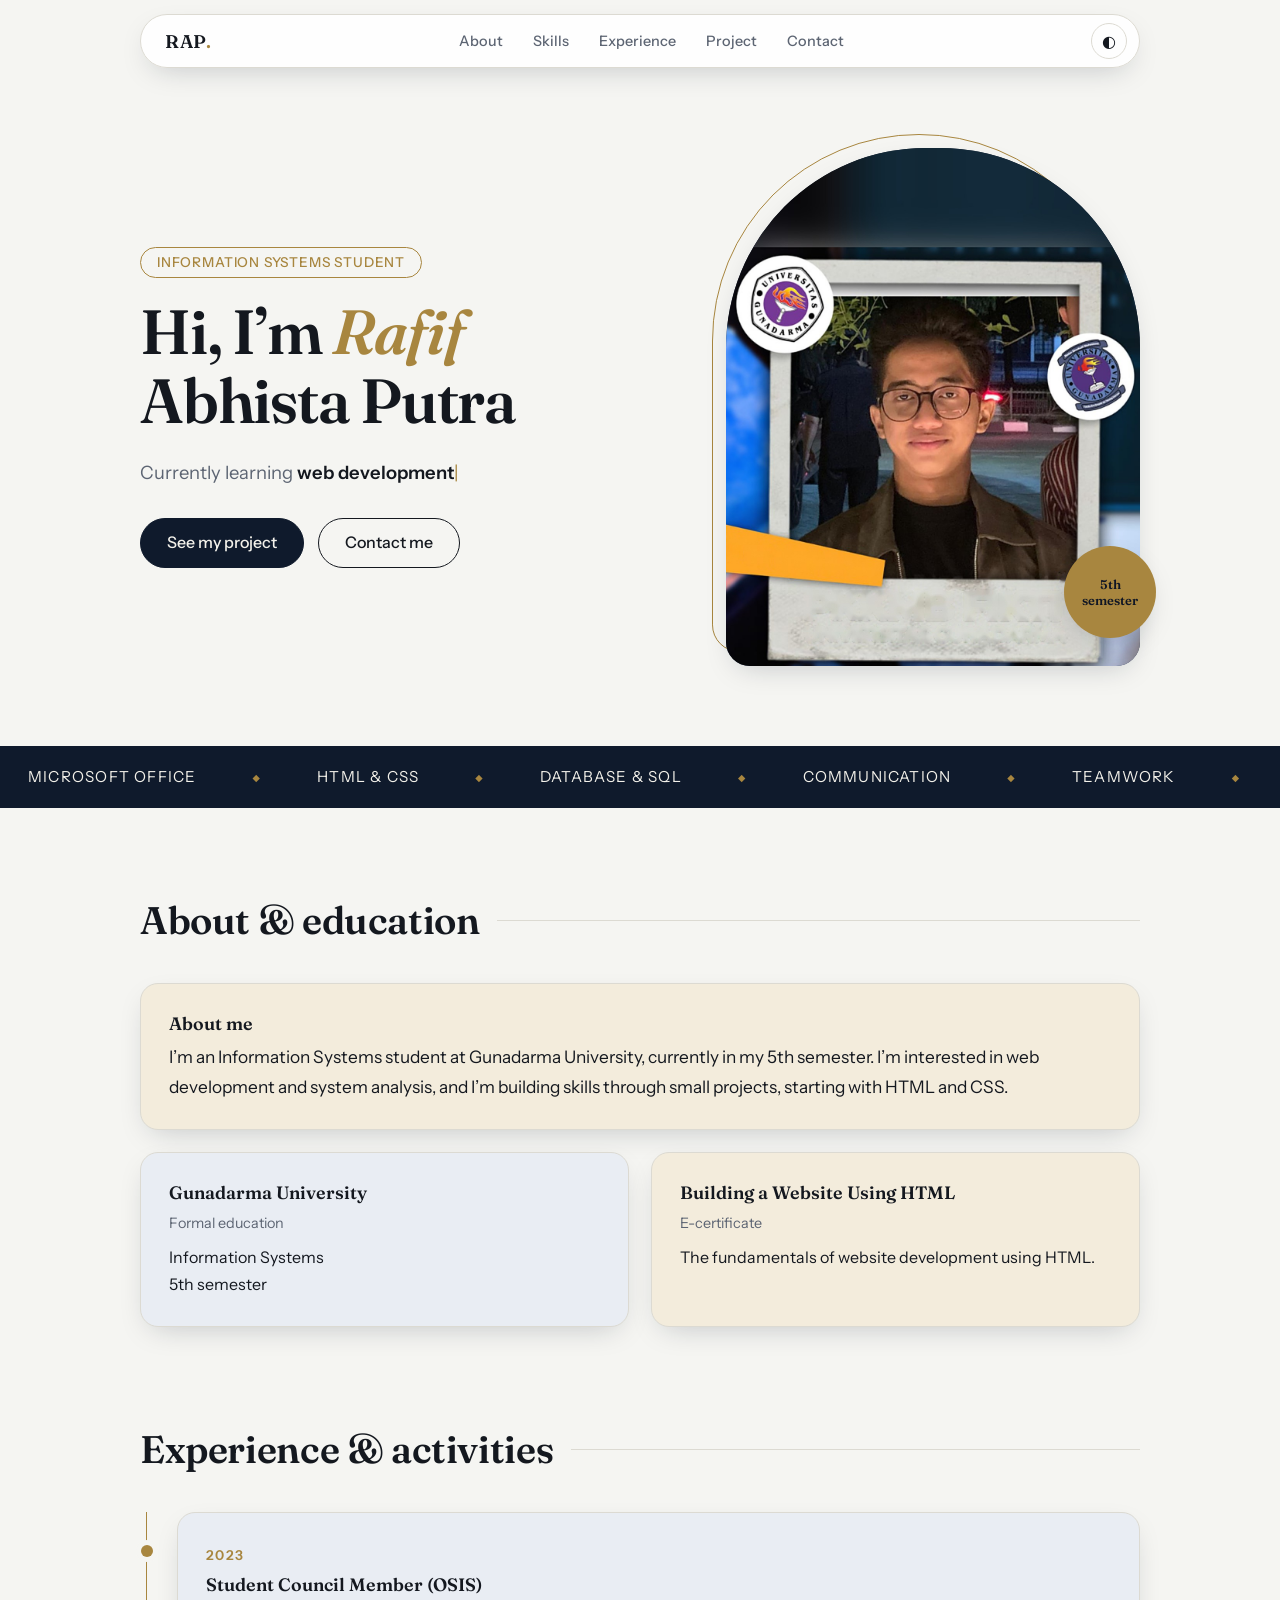
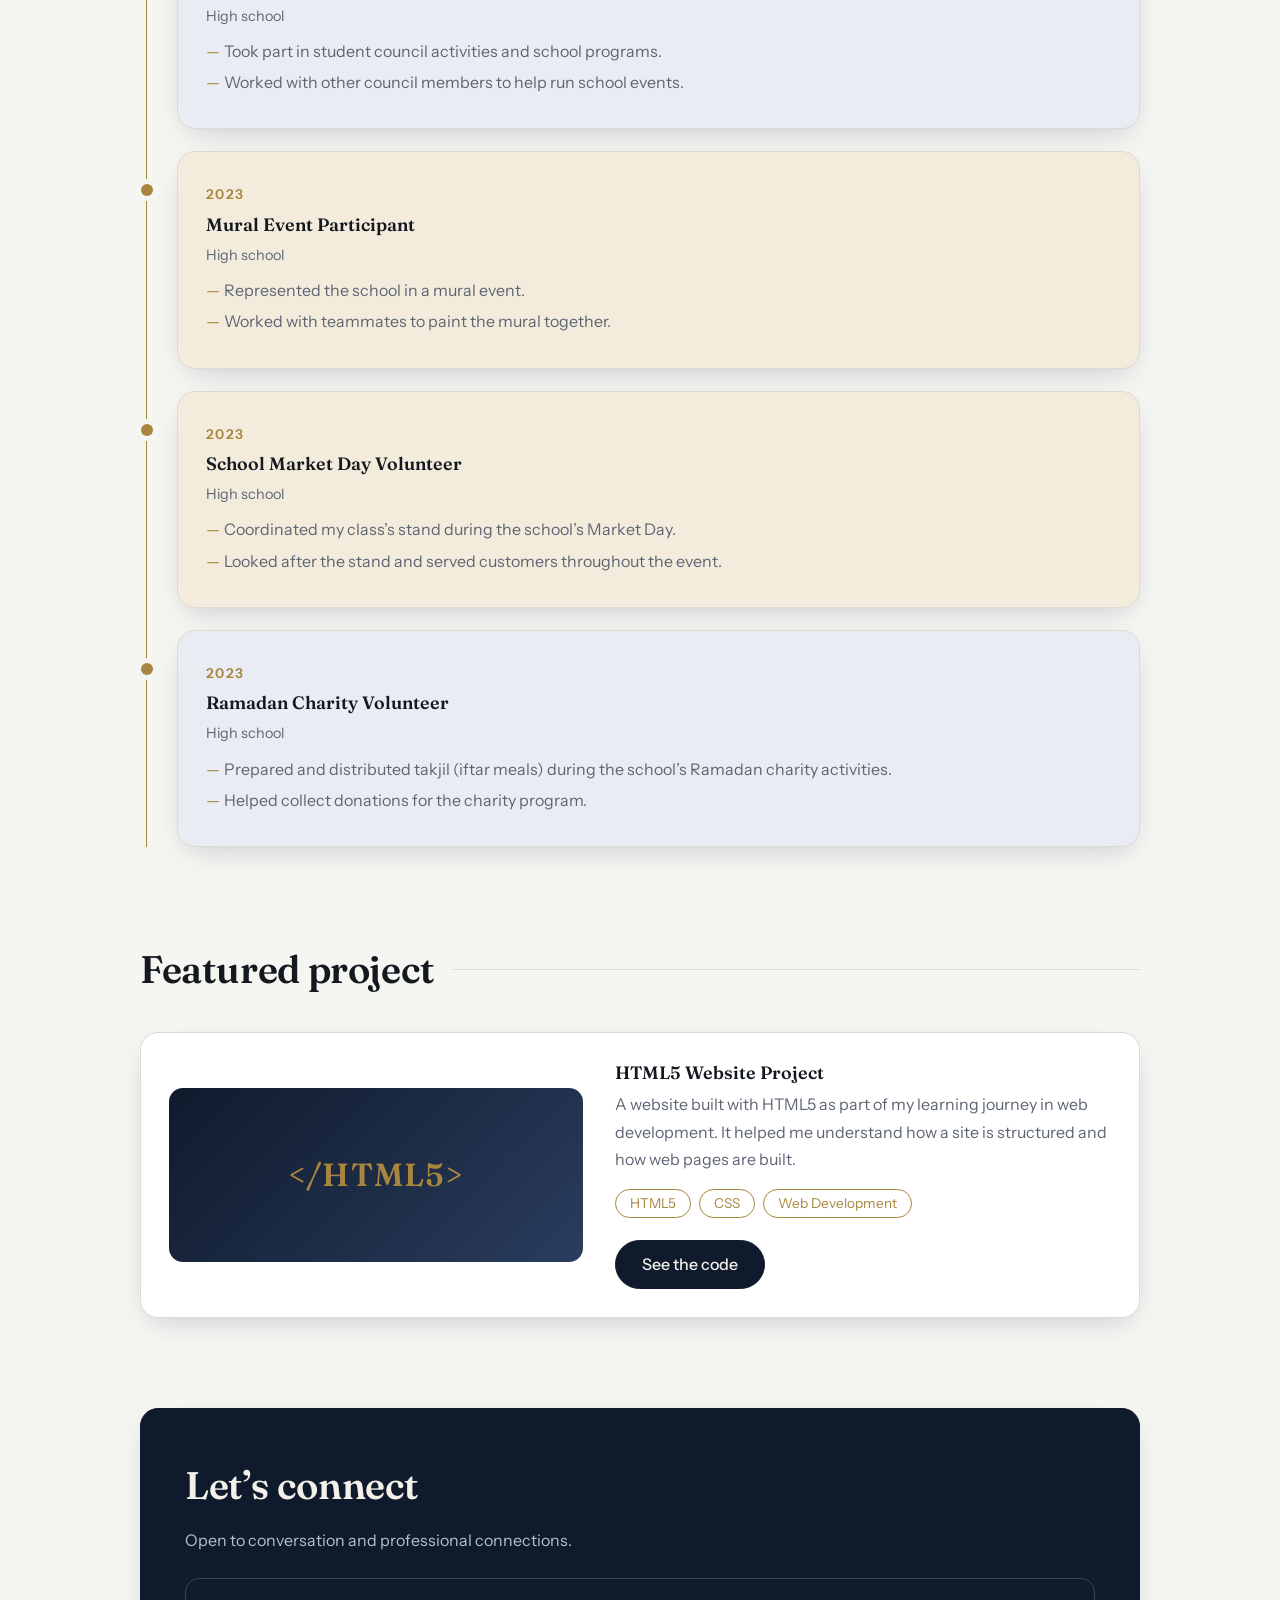
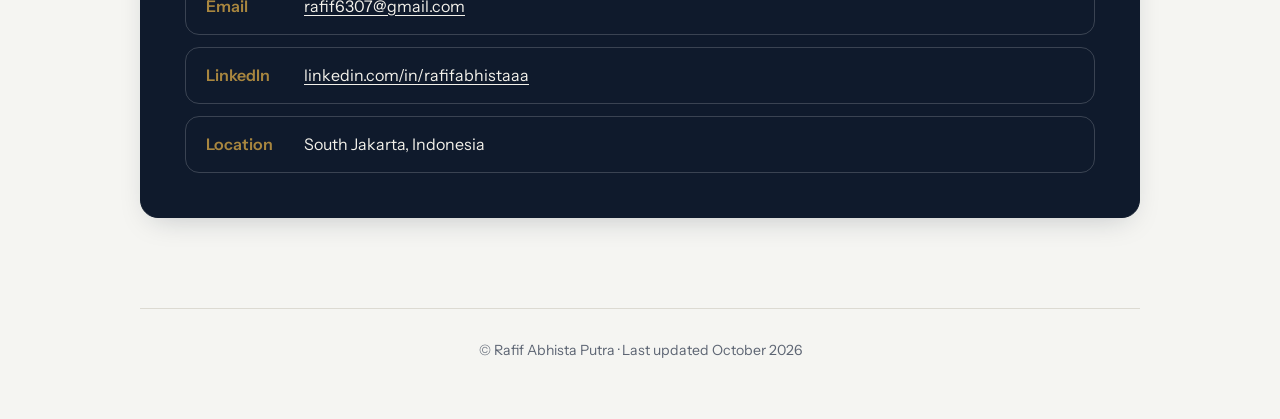
<file: index.html>
<!DOCTYPE html>
<html lang="en">
<head>
<meta charset="UTF-8">
<meta name="viewport" content="width=device-width, initial-scale=1">
<title>Rafif Abhista Putra | CV</title>
<meta name="description" content="CV and portfolio of Rafif Abhista Putra, Information Systems student at Gunadarma University.">
<script>document.documentElement.classList.add('js')</script>
<link rel="preconnect" href="https://fonts.googleapis.com">
<link rel="preconnect" href="https://fonts.gstatic.com" crossorigin>
<link href="https://fonts.googleapis.com/css2?family=Fraunces:opsz,wght@9..144,500;600&family=Instrument+Sans:wght@400;500;600&display=swap" rel="stylesheet">
<link rel="stylesheet" href="style.css">
<script src="script.js" defer></script>
</head>
<body>

<header class="nav">
  <a class="logo" href="#top">RAP<span>.</span></a>
  <nav aria-label="Sections">
    <a href="#about">About</a>
    <a href="#skills">Skills</a>
    <a href="#experience">Experience</a>
    <a href="#project">Project</a>
    <a href="#contact">Contact</a>
  </nav>
  <button id="theme" aria-label="Toggle dark mode">◐</button>
</header>

<main id="top">
  <section class="hero">
    <div class="hero-text">
      <p class="chip">Information Systems student</p>
      <h1>Hi, I’m <mark>Rafif</mark> Abhista Putra</h1>
      <p class="lead">Currently learning <strong id="typed"></strong><span class="caret">|</span></p>
      <div class="btns">
        <a class="btn primary" href="#project">See my project</a>
        <a class="btn" href="#contact">Contact me</a>
      </div>
    </div>
    <div class="photo">
      <div class="initials">RAP</div>
      <img src="foto.jpg?v=2" alt="Photo of Rafif Abhista Putra" >
      <span class="sticker">5th<br>semester</span>
    </div>
  </section>

  <div class="marquee" id="skills" aria-label="Skills">
    <div class="track">
      <span>Microsoft Office</span><span>HTML &amp; CSS</span><span>Database &amp; SQL</span><span>Communication</span><span>Teamwork</span>
      <span>Microsoft Office</span><span>HTML &amp; CSS</span><span>Database &amp; SQL</span><span>Communication</span><span>Teamwork</span>
    </div>
  </div>

  <section id="about" class="wrap">
    <h2 class="reveal">About &amp; education</h2>
    <div class="bento">
      <article class="card c-yellow wide reveal">
        <h3>About me</h3>
        <p>I’m an Information Systems student at Gunadarma University, currently in my 5th semester. I’m interested in web development and system analysis, and I’m building skills through small projects, starting with HTML and CSS.</p>
      </article>
      <article class="card c-blue reveal">
        <h3>Gunadarma University</h3>
        <p class="meta">Formal education</p>
        <p>Information Systems<br>5th semester</p>
      </article>
      <article class="card c-pink reveal">
        <h3>Building a Website Using HTML</h3>
        <p class="meta">E-certificate</p>
        <p>The fundamentals of website development using HTML.</p>
      </article>
    </div>
  </section>

  <section id="experience" class="wrap">
    <h2 class="reveal">Experience &amp; activities</h2>
    <ol class="timeline">
      <li class="card c-mint reveal">
        <time>2023</time>
        <h3>Student Council Member (OSIS)</h3>
        <p class="meta">High school</p>
        <ul>
          <li>Took part in student council activities and school programs.</li>
          <li>Worked with other council members to help run school events.</li>
        </ul>
      </li>
      <li class="card c-yellow reveal">
        <time>2023</time>
        <h3>Mural Event Participant</h3>
        <p class="meta">High school</p>
        <ul>
          <li>Represented the school in a mural event.</li>
          <li>Worked with teammates to paint the mural together.</li>
        </ul>
      </li>
      <li class="card c-pink reveal">
        <time>2023</time>
        <h3>School Market Day Volunteer</h3>
        <p class="meta">High school</p>
        <ul>
          <li>Coordinated my class’s stand during the school’s Market Day.</li>
          <li>Looked after the stand and served customers throughout the event.</li>
        </ul>
      </li>
      <li class="card c-blue reveal">
        <time>2023</time>
        <h3>Ramadan Charity Volunteer</h3>
        <p class="meta">High school</p>
        <ul>
          <li>Prepared and distributed takjil (iftar meals) during the school’s Ramadan charity activities.</li>
          <li>Helped collect donations for the charity program.</li>
        </ul>
      </li>
    </ol>
  </section>

  <section id="project" class="wrap">
    <h2 class="reveal">Featured project</h2>
    <article class="card project reveal">
      <div class="banner" aria-hidden="true">&lt;/HTML5&gt;</div>
      <div>
        <h3>HTML5 Website Project</h3>
        <p>A website built with HTML5 as part of my learning journey in web development. It helped me understand how a site is structured and how web pages are built.</p>
        <p class="tags"><span>HTML5</span><span>CSS</span><span>Web Development</span></p>
        <a class="btn primary" href="https://github.com/rafifabhistaa/cv-rafif" target="_blank" rel="noopener">See the code</a>
      </div>
    </article>
  </section>

  <section id="contact" class="wrap">
    <div class="card contact reveal">
      <h2>Let’s connect</h2>
      <p>Open to conversation and professional connections.</p>
      <ul>
        <li><span>Email</span><a href="mailto:rafif6307@gmail.com">rafif6307@gmail.com</a></li>
        <li><span>LinkedIn</span><a href="https://www.linkedin.com/in/rafifabhistaaa" target="_blank" rel="noopener">linkedin.com/in/rafifabhistaaa</a></li>
        <li><span>Location</span>South Jakarta, Indonesia</li>
      </ul>
    </div>
  </section>
</main>

<footer>© Rafif Abhista Putra · Last updated October 2026</footer>
</body>
</html>
</file>
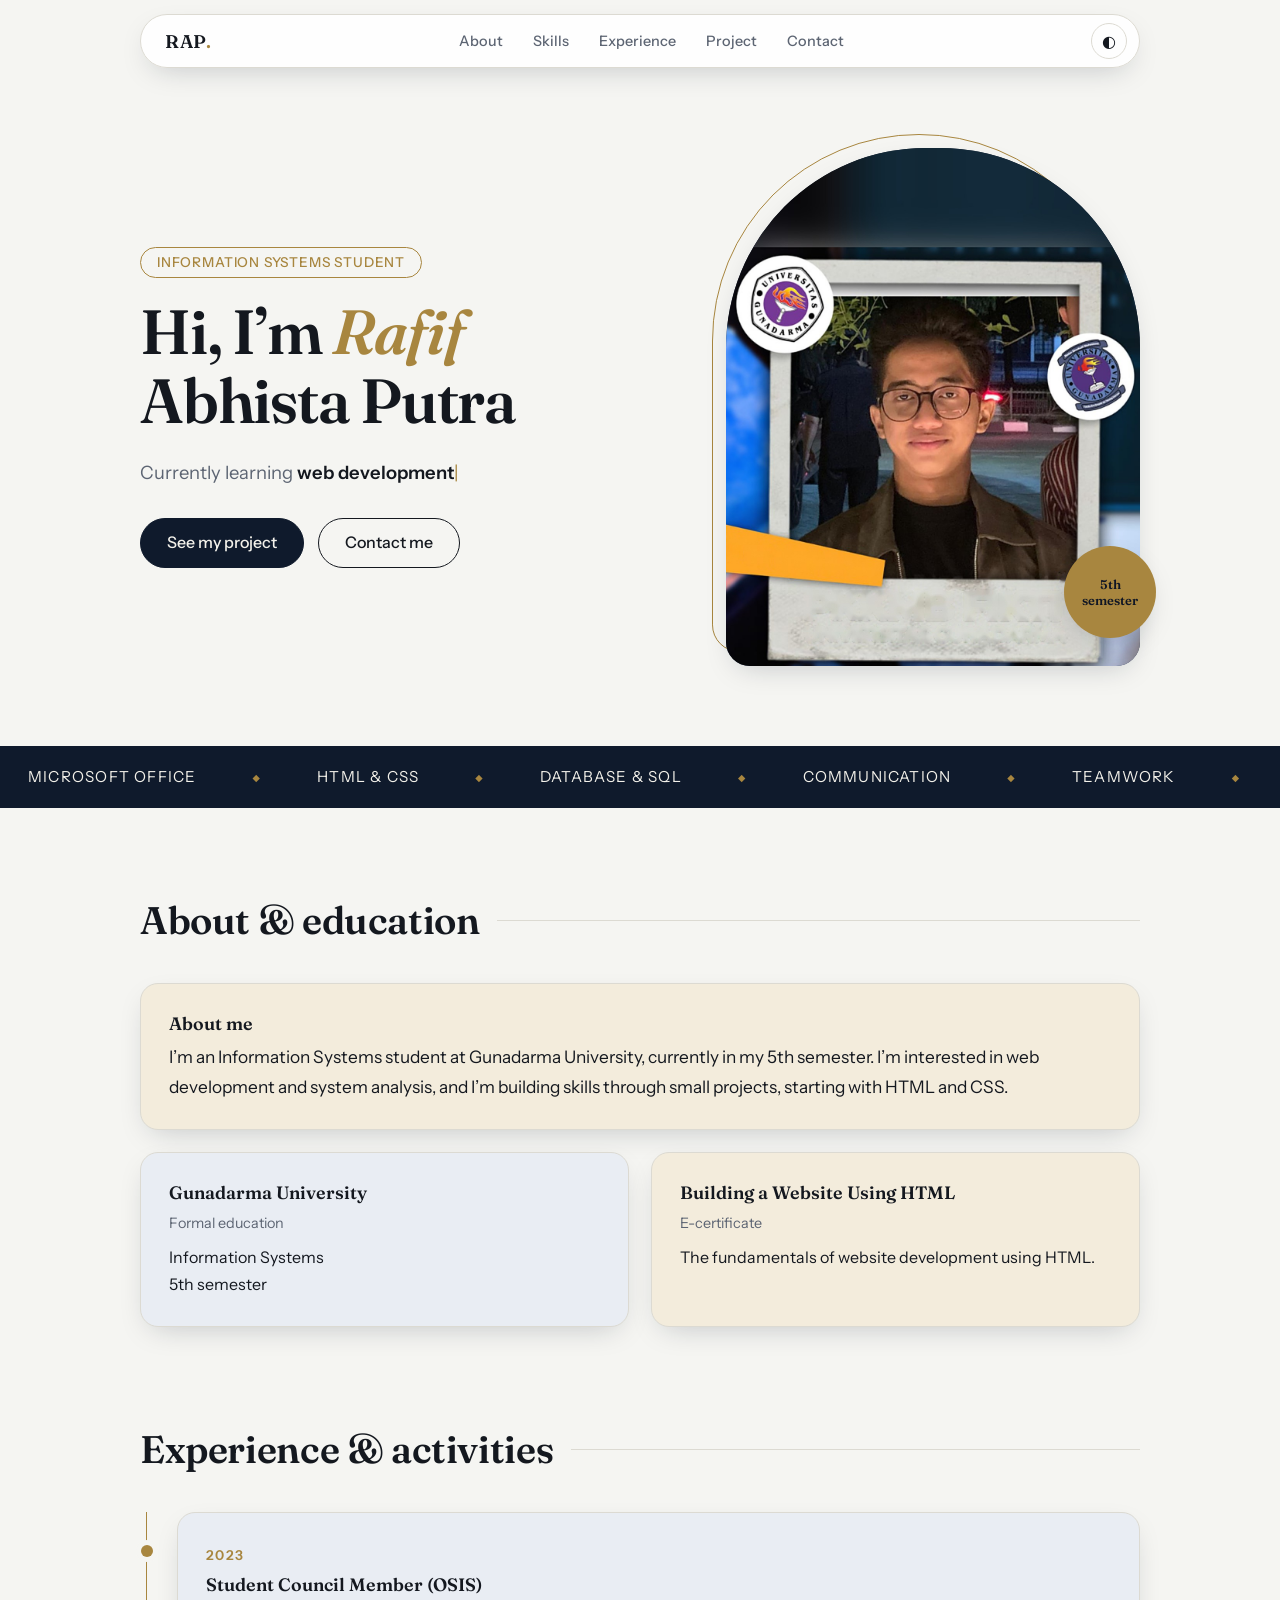
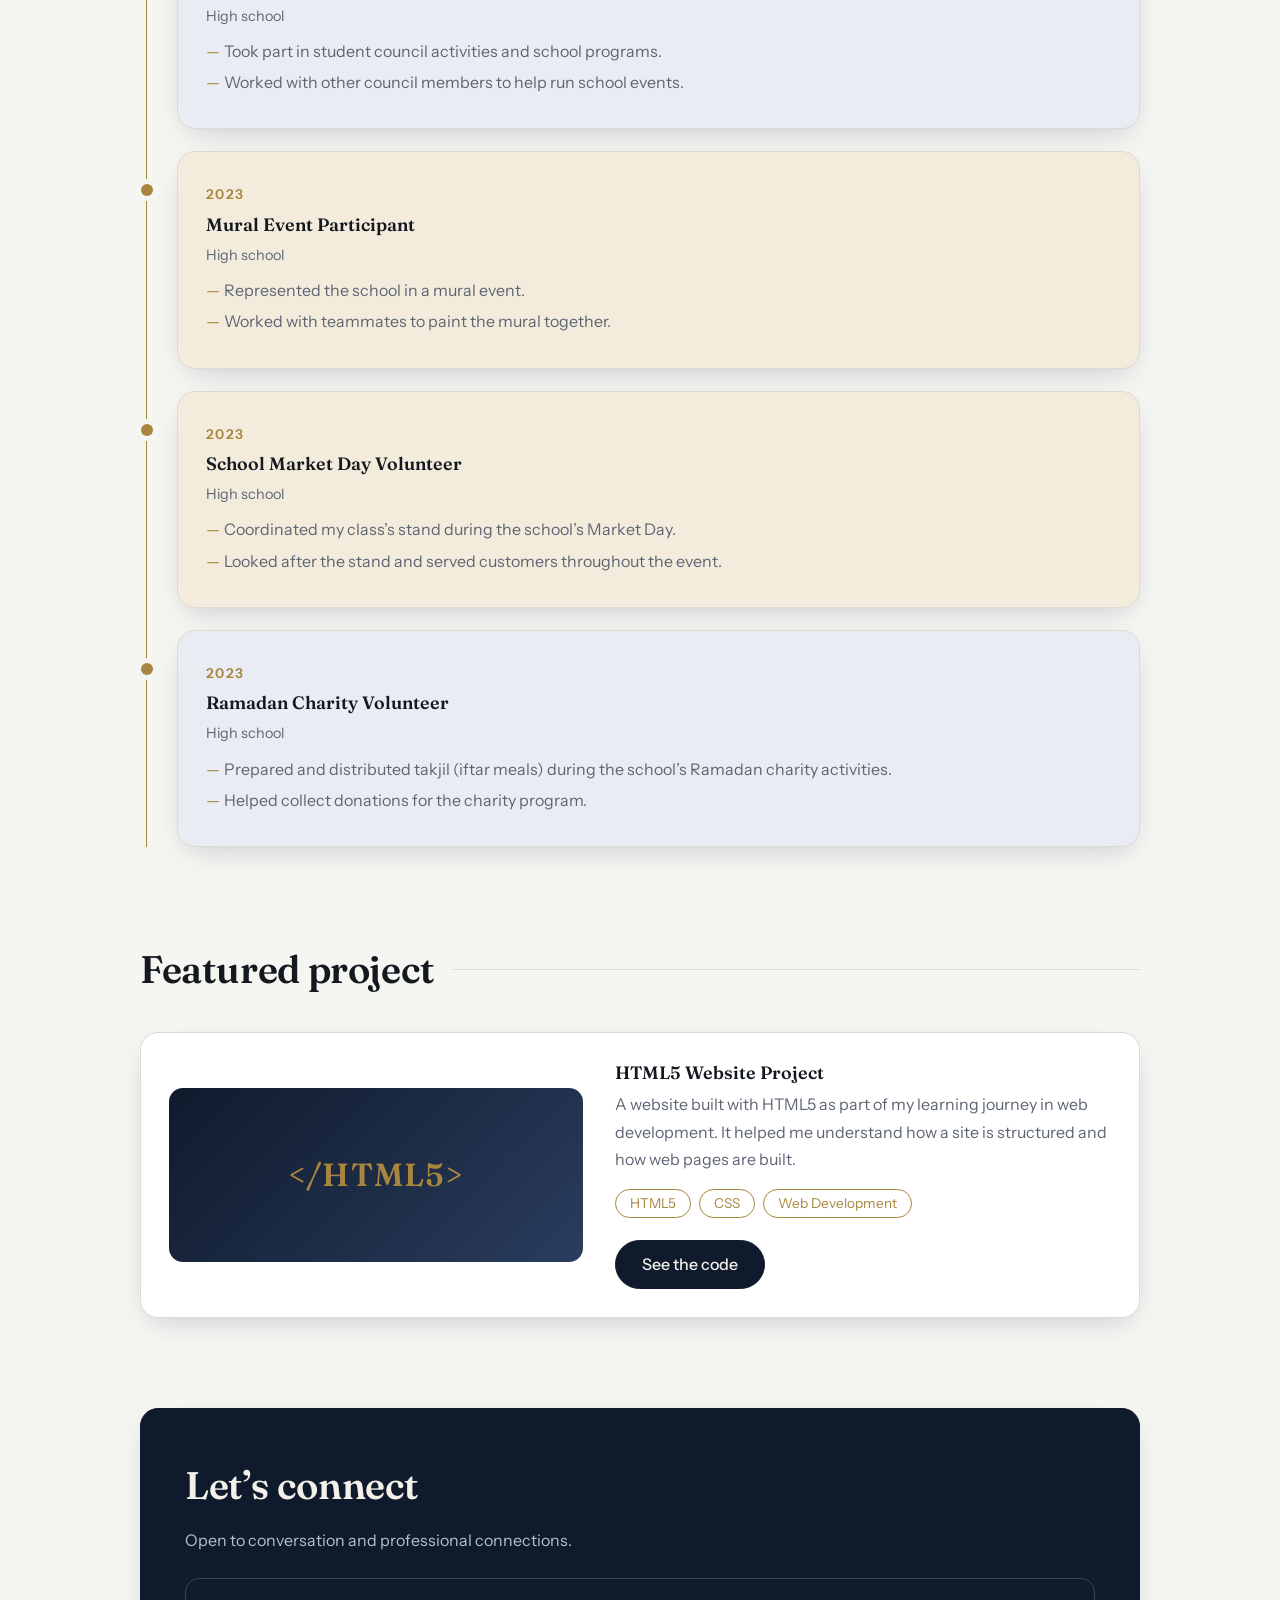
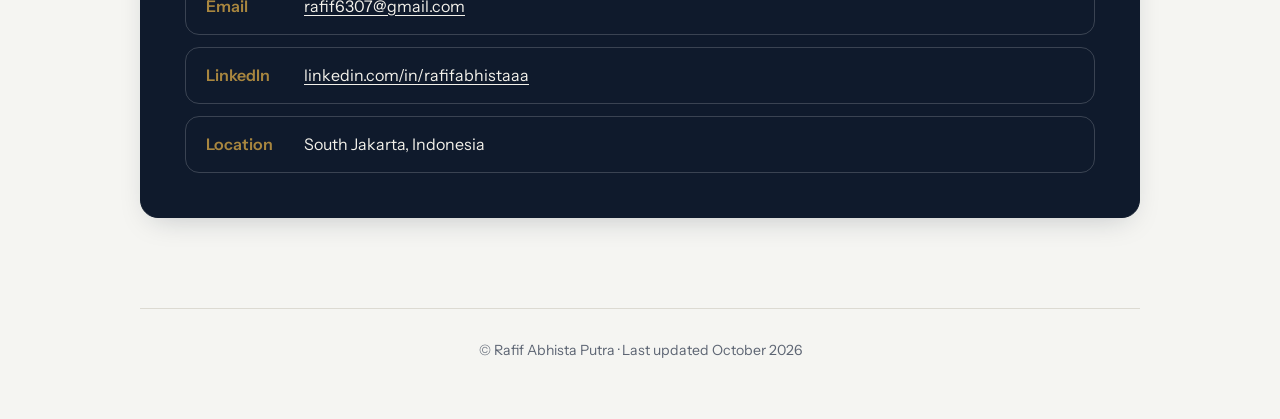
<file: index (1).html>
<!DOCTYPE html>
<html lang="en">
<head>
<meta charset="UTF-8">
<meta name="viewport" content="width=device-width, initial-scale=1">
<title>Rafif Abhista Putra | CV</title>
<meta name="description" content="CV and portfolio of Rafif Abhista Putra, Information Systems student at Gunadarma University.">
<script>document.documentElement.classList.add('js')</script>
<link rel="preconnect" href="https://fonts.googleapis.com">
<link rel="preconnect" href="https://fonts.gstatic.com" crossorigin>
<link href="https://fonts.googleapis.com/css2?family=Fraunces:opsz,wght@9..144,500;600&family=Instrument+Sans:wght@400;500;600&display=swap" rel="stylesheet">
<link rel="stylesheet" href="style.css">
<script src="script.js" defer></script>
</head>
<body>

<header class="nav">
  <a class="logo" href="#top">RAP<span>.</span></a>
  <nav aria-label="Sections">
    <a href="#about">About</a>
    <a href="#skills">Skills</a>
    <a href="#experience">Experience</a>
    <a href="#project">Project</a>
    <a href="#contact">Contact</a>
  </nav>
  <button id="theme" aria-label="Toggle dark mode">◐</button>
</header>

<main id="top">
  <section class="hero">
    <div class="hero-text">
      <p class="chip">Information Systems student</p>
      <h1>Hi, I’m <mark>Rafif</mark> Abhista Putra</h1>
      <p class="lead">Currently learning <strong id="typed"></strong><span class="caret">|</span></p>
      <div class="btns">
        <a class="btn primary" href="#project">See my project</a>
        <a class="btn" href="#contact">Contact me</a>
      </div>
    </div>
    <div class="photo">
      <div class="initials">RAP</div>
      <img src="foto.jpg" alt="Photo of Rafif Abhista Putra" onerror="this.remove()">
      <span class="sticker">5th<br>semester</span>
    </div>
  </section>

  <div class="marquee" id="skills" aria-label="Skills">
    <div class="track">
      <span>Microsoft Office</span><span>HTML &amp; CSS</span><span>Database &amp; SQL</span><span>Communication</span><span>Teamwork</span>
      <span>Microsoft Office</span><span>HTML &amp; CSS</span><span>Database &amp; SQL</span><span>Communication</span><span>Teamwork</span>
    </div>
  </div>

  <section id="about" class="wrap">
    <h2 class="reveal">About &amp; education</h2>
    <div class="bento">
      <article class="card c-yellow wide reveal">
        <h3>About me</h3>
        <p>I’m an Information Systems student at Gunadarma University, currently in my 5th semester. I’m interested in web development and system analysis, and I’m building skills through small projects, starting with HTML and CSS.</p>
      </article>
      <article class="card c-blue reveal">
        <h3>Gunadarma University</h3>
        <p class="meta">Formal education</p>
        <p>Information Systems<br>5th semester</p>
      </article>
      <article class="card c-pink reveal">
        <h3>Building a Website Using HTML</h3>
        <p class="meta">E-certificate</p>
        <p>The fundamentals of website development using HTML.</p>
      </article>
    </div>
  </section>

  <section id="experience" class="wrap">
    <h2 class="reveal">Experience &amp; activities</h2>
    <ol class="timeline">
      <li class="card c-mint reveal">
        <time>2023</time>
        <h3>Student Council Member (OSIS)</h3>
        <p class="meta">High school</p>
        <ul>
          <li>Took part in student council activities and school programs.</li>
          <li>Worked with other council members to help run school events.</li>
        </ul>
      </li>
      <li class="card c-yellow reveal">
        <time>2023</time>
        <h3>Mural Event Participant</h3>
        <p class="meta">High school</p>
        <ul>
          <li>Represented the school in a mural event.</li>
          <li>Worked with teammates to paint the mural together.</li>
        </ul>
      </li>
      <li class="card c-pink reveal">
        <time>2023</time>
        <h3>School Market Day Volunteer</h3>
        <p class="meta">High school</p>
        <ul>
          <li>Coordinated my class’s stand during the school’s Market Day.</li>
          <li>Looked after the stand and served customers throughout the event.</li>
        </ul>
      </li>
      <li class="card c-blue reveal">
        <time>2023</time>
        <h3>Ramadan Charity Volunteer</h3>
        <p class="meta">High school</p>
        <ul>
          <li>Prepared and distributed takjil (iftar meals) during the school’s Ramadan charity activities.</li>
          <li>Helped collect donations for the charity program.</li>
        </ul>
      </li>
    </ol>
  </section>

  <section id="project" class="wrap">
    <h2 class="reveal">Featured project</h2>
    <article class="card project reveal">
      <div class="banner" aria-hidden="true">&lt;/HTML5&gt;</div>
      <div>
        <h3>HTML5 Website Project</h3>
        <p>A website built with HTML5 as part of my learning journey in web development. It helped me understand how a site is structured and how web pages are built.</p>
        <p class="tags"><span>HTML5</span><span>CSS</span><span>Web Development</span></p>
        <a class="btn primary" href="https://github.com/rafifabhistaa/cv-rafif" target="_blank" rel="noopener">See the code</a>
      </div>
    </article>
  </section>

  <section id="contact" class="wrap">
    <div class="card contact reveal">
      <h2>Let’s connect</h2>
      <p>Open to conversation and professional connections.</p>
      <ul>
        <li><span>Email</span><a href="mailto:rafif6307@gmail.com">rafif6307@gmail.com</a></li>
        <li><span>LinkedIn</span><a href="https://www.linkedin.com/in/rafifabhistaaa" target="_blank" rel="noopener">linkedin.com/in/rafifabhistaaa</a></li>
        <li><span>Location</span>South Jakarta, Indonesia</li>
      </ul>
    </div>
  </section>
</main>

<footer>© Rafif Abhista Putra · Last updated October 2026</footer>
</body>
</html>
</file>
<file: style.css>
:root {
  --bg: #f5f5f2; --card: #ffffff; --ink: #14181f; --muted: #5d6573; --line: #dcdad2;
  --accent: #a8863f; --navy: #0f1a2c; --ivory: #f3f1ea;
  --gold-tint: #f3ecdc; --slate-tint: #e9edf3;
  --shadow: 0 10px 30px -12px rgba(15, 26, 44, .25);
}
html[data-theme="dark"] {
  --bg: #0c1220; --card: #141d30; --ink: #eceae3; --muted: #9aa3b5; --line: #26324a;
  --accent: #d4b46f; --navy: #162238; --ivory: #eceae3;
  --gold-tint: #1d2132; --slate-tint: #172338;
  --shadow: 0 10px 30px -12px rgba(0, 0, 0, .6);
}

* { box-sizing: border-box; margin: 0; padding: 0; }
html { scroll-behavior: smooth; scroll-padding-top: 90px; }
body { font-family: "Instrument Sans", system-ui, -apple-system, "Segoe UI", sans-serif; background: var(--bg); color: var(--ink); line-height: 1.7; }
a { color: inherit; }
:focus-visible { outline: 2px solid var(--accent); outline-offset: 3px; }
ul, ol { list-style: none; }
h1, h2, h3, .logo, .sticker { font-family: "Fraunces", Georgia, "Times New Roman", serif; font-weight: 600; }

/* Nav */
.nav { position: sticky; top: 14px; z-index: 10; margin: 14px auto 0; width: min(1000px, calc(100% - 28px)); display: flex; align-items: center; justify-content: space-between; gap: 12px; background: color-mix(in srgb, var(--card) 88%, transparent); backdrop-filter: blur(10px); border: 1px solid var(--line); border-radius: 999px; padding: 8px 12px 8px 24px; box-shadow: var(--shadow); }
.logo { text-decoration: none; font-size: 1.15rem; letter-spacing: .04em; }
.logo span { color: var(--accent); }
.nav nav { display: flex; gap: 2px; flex-wrap: wrap; justify-content: center; }
.nav nav a { text-decoration: none; font-weight: 500; font-size: .9rem; color: var(--muted); padding: 6px 14px; border-radius: 999px; transition: color .2s, background .2s; }
.nav nav a:hover { color: var(--ink); background: var(--gold-tint); }
#theme { width: 36px; height: 36px; border-radius: 50%; border: 1px solid var(--line); background: transparent; color: var(--ink); font-size: 1rem; cursor: pointer; transition: transform .4s, border-color .2s; }
#theme:hover { transform: rotate(180deg); border-color: var(--accent); }

/* Hero */
.hero { width: min(1000px, calc(100% - 28px)); margin: 0 auto; padding: 80px 0 70px; display: grid; grid-template-columns: 1.3fr 1fr; gap: 48px; align-items: center; }
.chip { display: inline-block; color: var(--accent); border: 1px solid var(--accent); border-radius: 999px; padding: 3px 16px; font-weight: 500; font-size: .85rem; letter-spacing: .06em; text-transform: uppercase; margin-bottom: 20px; }
.hero h1 { font-size: clamp(2.2rem, 5.4vw, 3.9rem); line-height: 1.1; letter-spacing: -.02em; }
mark { background: none; color: var(--accent); font-style: italic; }
.lead { margin: 22px 0 30px; font-size: 1.15rem; color: var(--muted); }
.lead strong { color: var(--ink); font-weight: 600; }
.caret { color: var(--accent); animation: blink 1s steps(2) infinite; }
@keyframes blink { 50% { opacity: 0; } }
.btns { display: flex; gap: 14px; flex-wrap: wrap; }
.btn { display: inline-block; text-decoration: none; font-weight: 500; color: var(--ink); background: transparent; border: 1px solid var(--ink); border-radius: 999px; padding: 10px 26px; transition: transform .2s, background .2s, color .2s, box-shadow .2s; }
.btn:hover { transform: translateY(-2px); box-shadow: var(--shadow); }
.btn.primary { background: var(--navy); color: var(--ivory); border-color: var(--navy); }
html[data-theme="dark"] .btn.primary { background: var(--accent); color: #101624; border-color: var(--accent); }

.photo { position: relative; aspect-ratio: 4/5; border-radius: 200px 200px 24px 24px; background: linear-gradient(160deg, var(--navy), #2a3d5e); box-shadow: var(--shadow); transition: transform .4s; }
.photo:hover { transform: translateY(-6px); }
.photo::before { content: ""; position: absolute; inset: -14px 14px 14px -14px; border: 1px solid var(--accent); border-radius: 214px 214px 28px 28px; z-index: -1; }
.photo .initials { position: absolute; inset: 0; display: grid; place-items: center; font-family: "Fraunces", Georgia, serif; font-size: 3.6rem; color: var(--accent); letter-spacing: .08em; }
.photo img { position: absolute; inset: 0; width: 100%; height: 100%; object-fit: cover; border-radius: inherit; }
.sticker { position: absolute; right: -16px; bottom: 28px; width: 92px; height: 92px; display: grid; place-items: center; text-align: center; background: var(--accent); color: #101624; border-radius: 50%; font-size: .8rem; line-height: 1.25; box-shadow: var(--shadow); animation: float 5s ease-in-out infinite; }
@keyframes float { 0%, 100% { transform: translateY(0); } 50% { transform: translateY(-8px); } }

/* Skills marquee */
.marquee { overflow: hidden; background: var(--navy); color: var(--ivory); margin: 10px 0 80px; }
.track { display: flex; width: max-content; animation: slide 32s linear infinite; }
.marquee:hover .track { animation-play-state: paused; }
.marquee span { padding: 18px 28px; font-size: .95rem; letter-spacing: .08em; text-transform: uppercase; white-space: nowrap; }
.marquee span::after { content: "◆"; margin-left: 56px; color: var(--accent); font-size: .6rem; vertical-align: middle; }
@keyframes slide { to { transform: translateX(-50%); } }

/* Sections */
.wrap { width: min(1000px, calc(100% - 28px)); margin: 0 auto 90px; }
h2 { font-size: clamp(1.7rem, 3.6vw, 2.4rem); letter-spacing: -.01em; margin-bottom: 30px; display: flex; align-items: center; gap: 18px; }
h2::after { content: ""; flex: 1; height: 1px; background: var(--line); }
h3 { font-size: 1.12rem; line-height: 1.35; margin-bottom: 6px; }
.meta { color: var(--muted); font-size: .9rem; margin-bottom: 8px; }

.card { background: var(--card); color: var(--ink); border: 1px solid var(--line); border-radius: 18px; padding: 28px; box-shadow: var(--shadow); transition: transform .3s, border-color .3s; }
.card:hover { transform: translateY(-4px); border-color: var(--accent); }
.c-yellow, .c-pink { background: var(--gold-tint); }
.c-blue, .c-mint { background: var(--slate-tint); }

.bento { display: grid; grid-template-columns: repeat(2, 1fr); gap: 22px; }
.bento .wide { grid-column: 1 / -1; font-size: 1.08rem; }

.timeline { display: grid; gap: 22px; border-left: 1px solid var(--accent); padding-left: 30px; margin-left: 6px; }
.timeline > li { position: relative; }
.timeline > li::before { content: ""; position: absolute; left: -37px; top: 32px; width: 12px; height: 12px; border-radius: 50%; background: var(--accent); box-shadow: 0 0 0 5px var(--bg); }
.timeline time { display: inline-block; color: var(--accent); font-weight: 600; font-size: .85rem; letter-spacing: .1em; margin-bottom: 6px; }
.timeline ul { margin-top: 10px; color: var(--muted); }
.timeline ul li { position: relative; padding-left: 18px; margin-bottom: 4px; }
.timeline ul li::before { content: "—"; position: absolute; left: 0; color: var(--accent); }

.project { display: grid; grid-template-columns: 1fr 1.2fr; gap: 32px; align-items: center; }
.banner { background: linear-gradient(135deg, var(--navy), #2a3d5e); color: var(--accent); border-radius: 14px; padding: 60px 12px; text-align: center; font-family: "Fraunces", Georgia, serif; font-weight: 600; font-size: clamp(1.4rem, 3vw, 2rem); letter-spacing: .04em; }
.project p { margin: 6px 0 16px; color: var(--muted); }
.tags { display: flex; flex-wrap: wrap; gap: 8px; }
.tags span { border: 1px solid var(--accent); color: var(--accent); border-radius: 999px; padding: 2px 14px; font-size: .85rem; }
.project .btn { margin-top: 6px; }

.contact { background: var(--navy); color: var(--ivory); border-color: var(--navy); padding: 44px; }
html[data-theme="dark"] .contact { border-color: var(--line); }
.contact:hover { transform: none; border-color: var(--accent); }
.contact h2 { color: var(--ivory); margin-bottom: 8px; }
.contact h2::after { display: none; }
.contact p { color: #b8c0d0; }
.contact ul { display: grid; gap: 12px; margin-top: 24px; }
.contact li { border: 1px solid rgba(255, 255, 255, .18); border-radius: 14px; padding: 14px 20px; display: flex; gap: 18px; flex-wrap: wrap; transition: border-color .25s, background .25s; }
.contact li:hover { border-color: var(--accent); background: rgba(255, 255, 255, .04); }
.contact li span { min-width: 80px; color: var(--accent); font-weight: 600; }
.contact li a { text-underline-offset: 3px; }

footer { text-align: center; padding: 30px 14px 56px; color: var(--muted); font-size: .88rem; border-top: 1px solid var(--line); width: min(1000px, calc(100% - 28px)); margin: 0 auto; }

/* Scroll reveal (only when JS is on) */
.js .reveal { opacity: 0; transform: translateY(24px); transition: opacity .7s ease, transform .7s ease, border-color .3s; }
.js .reveal.in { opacity: 1; transform: none; }
.js .card.reveal.in:hover { transform: translateY(-4px); }
.js .contact.reveal.in:hover { transform: none; }

@media (max-width: 760px) {
  .hero { grid-template-columns: 1fr; padding-top: 48px; }
  .photo { width: 260px; max-width: 100%; margin: 0 auto 24px; } 
  .nav nav { display: none; }
  .bento, .project { grid-template-columns: 1fr; }
  .timeline { padding-left: 22px; }
  .timeline > li::before { left: -29px; }
  .contact { padding: 28px; }
}
@media (prefers-reduced-motion: reduce) {
  html { scroll-behavior: auto; }
  *, *::before, *::after { animation: none !important; transition: none !important; }
  .js .reveal { opacity: 1; transform: none; }
}
</file>
